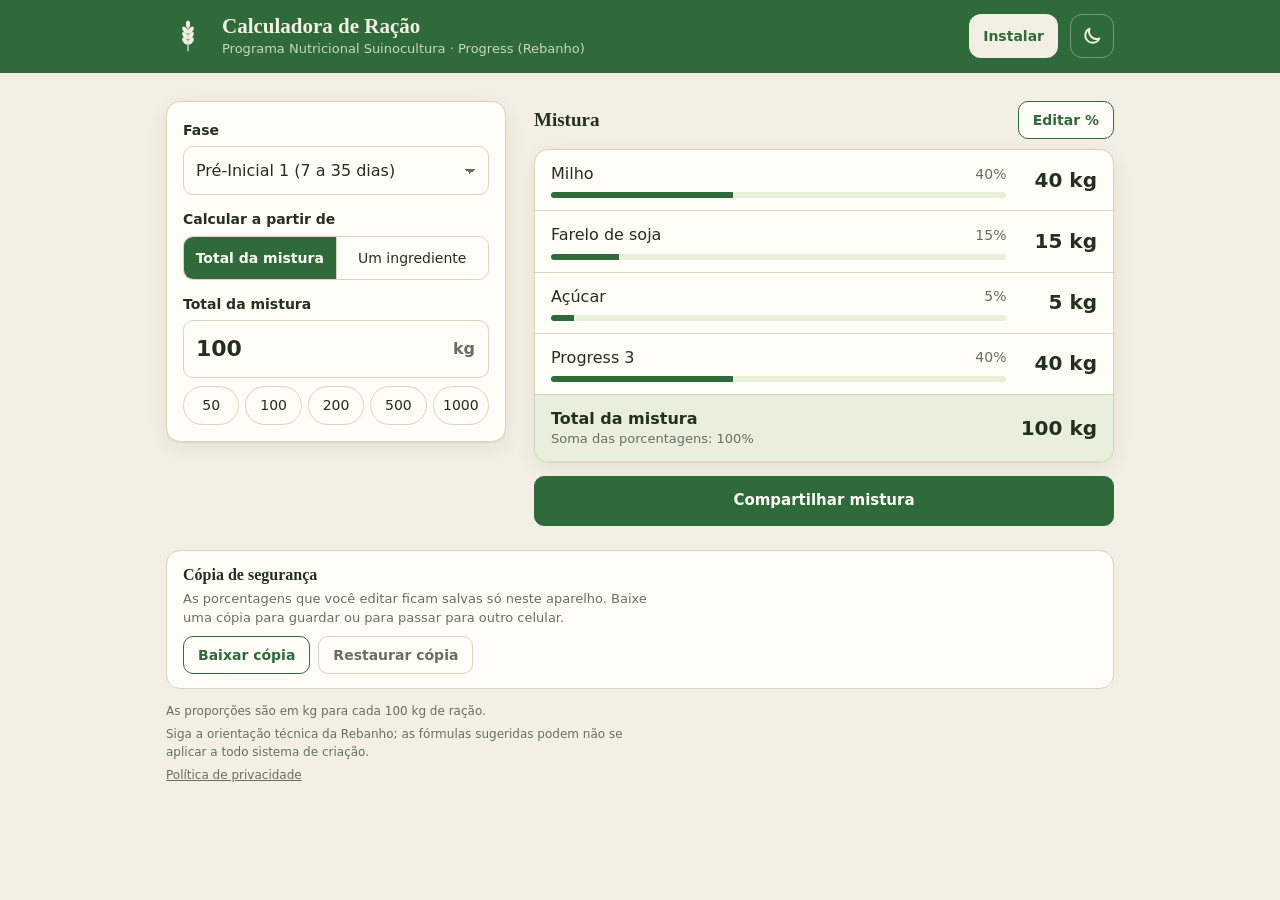
<file: index.html>
<!DOCTYPE html>
<html lang="pt-BR">
<head>
<meta charset="utf-8">
<meta name="viewport" content="width=device-width, initial-scale=1, viewport-fit=cover">
<title>Calculadora de Ração</title>
<meta name="description" content="Calcule a mistura de ração para suínos em cada fase, com as porcentagens do Programa Nutricional Progress (Rebanho) ou com as suas.">
<meta name="theme-color" content="#2f6b3a" media="(prefers-color-scheme: light)">
<meta name="theme-color" content="#1b2218" media="(prefers-color-scheme: dark)">
<link rel="manifest" href="manifest.webmanifest">
<link rel="icon" href="icons/icon.svg" type="image/svg+xml">
<link rel="apple-touch-icon" href="icons/apple-touch-icon.png">
<link rel="stylesheet" href="css/style.css">
<script>
  // Aplica o tema escolhido antes de desenhar a página (evita piscar).
  try { const t = localStorage.getItem('racao-tema'); if (t === 'light' || t === 'dark') document.documentElement.dataset.theme = t; } catch {}
</script>
</head>
<body>
<header class="topo">
  <div class="wrap topo-in">
    <img class="logo" src="icons/icon.svg" alt="" width="44" height="44">
    <div>
      <h1>Calculadora de Ração</h1>
      <p>Programa Nutricional Suinocultura · Progress (Rebanho)</p>
    </div>
    <button type="button" class="instalar" id="instalar" data-app-apk hidden>Instalar</button>
    <button type="button" class="tema" id="tema" aria-label="Mudar para o tema escuro" title="Mudar para o tema escuro">
      <svg class="ic-lua" viewBox="0 0 24 24" aria-hidden="true"><path d="M20 14.5A8 8 0 0 1 9.5 4a8 8 0 1 0 10.5 10.5Z"/></svg>
      <svg class="ic-sol" viewBox="0 0 24 24" aria-hidden="true"><circle cx="12" cy="12" r="4.2"/><path d="M12 2.5v2.2M12 19.3v2.2M2.5 12h2.2M19.3 12h2.2M5.3 5.3l1.6 1.6M17.1 17.1l1.6 1.6M5.3 18.7l1.6-1.6M17.1 6.9l1.6-1.6"/></svg>
    </button>
  </div>
</header>

<main class="wrap grade">
  <section class="cartao entrada" aria-labelledby="t-entrada">
    <h2 id="t-entrada" class="vh">Dados da mistura</h2>

    <label for="fase">Fase</label>
    <select id="fase"></select>

    <span class="rotulo" id="r-modo">Calcular a partir de</span>
    <div class="seg" role="group" aria-labelledby="r-modo">
      <button type="button" id="m0" aria-pressed="true">Total da mistura</button>
      <button type="button" id="m1" aria-pressed="false">Um ingrediente</button>
    </div>

    <div id="wIng" hidden>
      <label for="ing">Ingrediente</label>
      <select id="ing"></select>
    </div>

    <label for="qtd" id="lq">Total da mistura</label>
    <div class="campo-kg">
      <input id="qtd" type="text" inputmode="decimal" autocomplete="off" value="100">
      <span>kg</span>
    </div>
    <div class="atalhos" id="atalhos" role="group" aria-label="Quantidades rápidas">
      <button type="button" data-kg="50">50</button>
      <button type="button" data-kg="100">100</button>
      <button type="button" data-kg="200">200</button>
      <button type="button" data-kg="500">500</button>
      <button type="button" data-kg="1000">1000</button>
    </div>
  </section>

  <section class="resultado" aria-labelledby="t-mistura">
    <div class="cab">
      <h2 id="t-mistura">Mistura <span class="etiqueta" id="tag" hidden>editada</span></h2>
      <div class="botoes">
        <button type="button" class="btn discreto" id="reset" hidden>Restaurar padrão</button>
        <button type="button" class="btn" id="edit" aria-pressed="false">Editar %</button>
      </div>
    </div>

    <div class="cartao lista" aria-live="polite">
      <div id="lista"></div>
      <div class="item total" id="totRow">
        <div><span>Total da mistura</span><small id="soma"></small></div>
        <b id="tot"></b>
      </div>
    </div>
    <p class="aviso" id="aviso" hidden></p>
    <p class="dica" id="dica" hidden>Digite a porcentagem de cada ingrediente. Deixe em branco o que não entra nesta fase. A soma deve dar 100%.</p>

    <button type="button" class="btn cheio largo" id="share">Compartilhar mistura</button>
  </section>
</main>

<footer class="wrap rodape">
  <section class="copia" aria-labelledby="t-copia">
    <h2 id="t-copia">Cópia de segurança</h2>
    <p>As porcentagens que você editar ficam salvas só neste aparelho. Baixe uma cópia para guardar ou para passar para outro celular.</p>
    <div class="botoes">
      <button type="button" class="btn" id="baixar">Baixar cópia</button>
      <button type="button" class="btn discreto" id="restaurar">Restaurar cópia</button>
      <input type="file" id="arquivo" accept=".json,application/json" hidden>
    </div>
  </section>
  <p>As proporções são em kg para cada 100 kg de ração.</p>
  <p>Siga a orientação técnica da Rebanho; as fórmulas sugeridas podem não se aplicar a todo sistema de criação.</p>
  <p><a href="privacidade.html">Política de privacidade</a></p>
</footer>

<div class="toast" id="toast" role="status" hidden></div>

<script src="js/dados.js"></script>
<script src="js/app.js"></script>
<script src="js/app-apk.js" data-repo="calculadora-racao" data-apk="CalculadoraRacao.apk"></script>
</body>
</html>
</file>
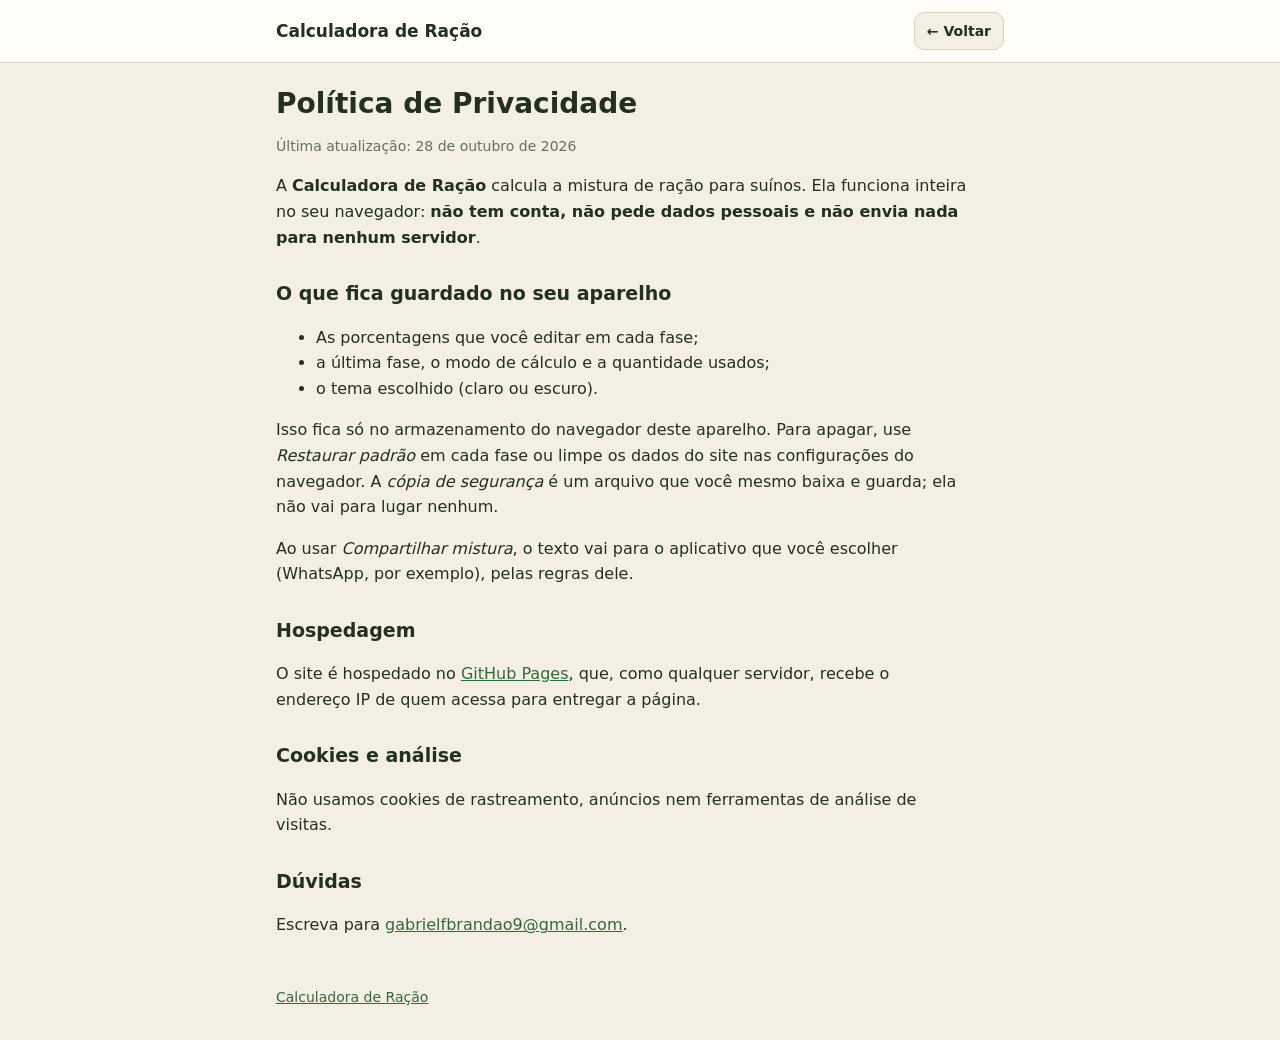
<file: privacidade.html>
<!doctype html>
<html lang="pt-BR">
<head>
<meta charset="utf-8">
<meta name="viewport" content="width=device-width, initial-scale=1">
<title>Política de Privacidade · Calculadora de Ração</title>
<meta name="description" content="Política de privacidade do site Calculadora de Ração.">
<link rel="icon" href="icons/icon.svg" type="image/svg+xml">
<script>
  // Aplica o tema escolhido no site antes de desenhar a página.
  try { var t = localStorage.getItem('racao-tema'); if (t === 'light' || t === 'dark') document.documentElement.dataset.theme = t; } catch (e) {}
</script>
<style>
  :root { --bg:#f3efe4; --surface:#fffdf7; --ink:#23301f; --muted:#667060; --line:#d9d3bf; --accent:#2f6b3a; color-scheme: light; }
  @media (prefers-color-scheme: dark) { :root:not([data-theme="light"]) { --bg:#141912; --surface:#1f261c; --ink:#eef1e6; --muted:#a3ac9a; --line:#3a4535; --accent:#8fcf8a; color-scheme: dark; } }
  :root[data-theme="dark"] { --bg:#141912; --surface:#1f261c; --ink:#eef1e6; --muted:#a3ac9a; --line:#3a4535; --accent:#8fcf8a; color-scheme: dark; }
  * { box-sizing: border-box; }
  body { margin: 0; background: var(--bg); color: var(--ink); font: 16px/1.6 system-ui, -apple-system, "Segoe UI", Roboto, sans-serif; }
  header { background: var(--surface); border-bottom: 1px solid var(--line); }
  header .in, main, footer { max-width: 760px; margin: 0 auto; padding-left: 16px; padding-right: 16px; }
  header .in { display: flex; align-items: center; justify-content: space-between; gap: 12px; padding-top: 12px; padding-bottom: 12px; }
  header strong { font-size: 17px; }
  a { color: var(--accent); }
  .voltar { text-decoration: none; font-weight: 600; font-size: 14px; border: 1px solid var(--line); border-radius: 10px; padding: 7px 12px; color: var(--ink); background: var(--bg); white-space: nowrap; }
  main { padding-top: 24px; padding-bottom: 24px; }
  h1 { font-size: 28px; line-height: 1.2; margin: 0 0 4px; }
  h2 { font-size: 19px; margin: 28px 0 6px; }
  p, li { max-width: 68ch; }
  .muted { color: var(--muted); font-size: 14px; }
  footer { color: var(--muted); font-size: 14px; padding-top: 8px; padding-bottom: 32px; }
</style>
</head>
<body>
<header><div class="in"><strong>Calculadora de Ração</strong><a class="voltar" href="./">← Voltar</a></div></header>
<main>
  <h1>Política de Privacidade</h1>
  <p class="muted">Última atualização: 28 de outubro de 2026</p>
  <p>A <strong>Calculadora de Ração</strong> calcula a mistura de ração para suínos. Ela funciona inteira no seu
    navegador: <strong>não tem conta, não pede dados pessoais e não envia nada para nenhum servidor</strong>.</p>
  <h2>O que fica guardado no seu aparelho</h2>
  <ul>
    <li>As porcentagens que você editar em cada fase;</li>
    <li>a última fase, o modo de cálculo e a quantidade usados;</li>
    <li>o tema escolhido (claro ou escuro).</li>
  </ul>
  <p>Isso fica só no armazenamento do navegador deste aparelho. Para apagar, use <em>Restaurar padrão</em> em cada fase
    ou limpe os dados do site nas configurações do navegador. A <em>cópia de segurança</em> é um arquivo que você mesmo baixa
    e guarda; ela não vai para lugar nenhum.</p>
  <p>Ao usar <em>Compartilhar mistura</em>, o texto vai para o aplicativo que você escolher (WhatsApp, por exemplo),
    pelas regras dele.</p>
  <h2>Hospedagem</h2>
  <p>O site é hospedado no <a href="https://docs.github.com/pt/site-policy/privacy-policies/github-general-privacy-statement" target="_blank" rel="noopener">GitHub Pages</a>,
    que, como qualquer servidor, recebe o endereço IP de quem acessa para entregar a página.</p>
  <h2>Cookies e análise</h2>
  <p>Não usamos cookies de rastreamento, anúncios nem ferramentas de análise de visitas.</p>
  <h2>Dúvidas</h2>
  <p>Escreva para <a href="mailto:gabrielfbrandao9@gmail.com">gabrielfbrandao9@gmail.com</a>.</p>
</main>
<footer><a href="./">Calculadora de Ração</a></footer>
</body>
</html>
</file>
<file: css/style.css>
:root {
  --fundo: #f3efe4;
  --cartao: #fffdf7;
  --tinta: #23301f;
  --suave: #667060;
  --verde: #2f6b3a;
  --verde-tinta: #fffdf7;
  --verde-claro: #e8f0dc;
  --linha: #d9d3bf;
  --alerta: #9a4a0c;
  --alerta-fundo: #fbe9d6;
  --topo: #2f6b3a;
  --topo-tinta: #f3efe4;
  --sombra: 0 1px 2px rgb(35 48 31 / .06), 0 6px 20px rgb(35 48 31 / .07);
  color-scheme: light;
}
@media (prefers-color-scheme: dark) {
  :root:not([data-theme="light"]) {
    --fundo: #141912;
    --cartao: #1f261c;
    --tinta: #eef1e6;
    --suave: #a3ac9a;
    --verde: #8fcf8a;
    --verde-tinta: #142012;
    --verde-claro: #2c3a28;
    --linha: #3a4535;
    --alerta: #f0b27a;
    --alerta-fundo: #3a2a1a;
    --topo: #1b2218;
    --topo-tinta: #eef1e6;
    --sombra: none;
    color-scheme: dark;
  }
}
:root[data-theme="dark"] {
  --fundo: #141912; --cartao: #1f261c; --tinta: #eef1e6; --suave: #a3ac9a; --verde: #8fcf8a;
  --verde-tinta: #142012; --verde-claro: #2c3a28; --linha: #3a4535; --alerta: #f0b27a;
  --alerta-fundo: #3a2a1a; --topo: #1b2218; --topo-tinta: #eef1e6; --sombra: none; color-scheme: dark;
}

* { box-sizing: border-box; }
body {
  margin: 0;
  background: var(--fundo);
  color: var(--tinta);
  font: 16px/1.45 system-ui, -apple-system, "Segoe UI", Roboto, sans-serif;
  -webkit-text-size-adjust: 100%;
}
.wrap { max-width: 980px; margin: 0 auto; padding-left: max(16px, env(safe-area-inset-left)); padding-right: max(16px, env(safe-area-inset-right)); }
.vh { position: absolute; width: 1px; height: 1px; overflow: hidden; clip: rect(0 0 0 0); white-space: nowrap; }

/* topo */
.topo { background: var(--topo); color: var(--topo-tinta); padding-top: env(safe-area-inset-top); }
.topo-in { display: flex; align-items: center; gap: 12px; padding-top: 14px; padding-bottom: 14px; }
.logo { width: 44px; height: 44px; flex: none; border-radius: 11px; }
.topo h1 { font: 700 21px/1.15 Georgia, "Times New Roman", serif; margin: 0; }
.topo p { margin: 2px 0 0; font-size: 13px; opacity: .8; }
.tema {
  margin-left: auto; flex: none; width: 44px; height: 44px; display: grid; place-items: center; cursor: pointer;
  border: 1.5px solid color-mix(in srgb, var(--topo-tinta) 35%, transparent); border-radius: 12px;
  background: transparent; color: var(--topo-tinta);
}
.tema:hover { background: color-mix(in srgb, var(--topo-tinta) 12%, transparent); }
.tema:focus-visible { outline-color: var(--topo-tinta); }
.tema svg { width: 22px; height: 22px; fill: none; stroke: currentColor; stroke-width: 2; stroke-linecap: round; stroke-linejoin: round; }
.tema .ic-sol circle { fill: currentColor; stroke: none; }
.tema .ic-sol, .escuro .tema .ic-lua { display: none; }
.escuro .tema .ic-sol { display: block; }

.instalar {
  margin-left: auto; flex: none; height: 44px; padding: 0 14px; cursor: pointer; font: inherit; font-size: 14px; font-weight: 700;
  border: 0; border-radius: 12px; background: var(--topo-tinta); color: var(--topo);
}
.instalar:not([hidden]) + .tema { margin-left: 0; }

/* grade */
.grade { display: grid; gap: 20px; padding-top: 18px; padding-bottom: 8px; align-items: start; }
@media (min-width: 820px) {
  .grade { grid-template-columns: 340px 1fr; gap: 28px; padding-top: 28px; }
  .entrada { position: sticky; top: 20px; }
}

.cartao { background: var(--cartao); border: 1.5px solid var(--linha); border-radius: 14px; box-shadow: var(--sombra); }
.entrada { padding: 4px 16px 16px; }

label, .rotulo { display: block; font-weight: 600; font-size: 14px; margin: 14px 0 6px; }
select, input {
  width: 100%;
  font: inherit;
  padding: 12px;
  border: 1.5px solid var(--linha);
  border-radius: 10px;
  background: var(--cartao);
  color: var(--tinta);
}
select { appearance: none; padding-right: 36px;
  background-image: linear-gradient(45deg, transparent 50%, var(--suave) 50%), linear-gradient(135deg, var(--suave) 50%, transparent 50%);
  background-position: calc(100% - 18px) 52%, calc(100% - 13px) 52%;
  background-size: 5px 5px; background-repeat: no-repeat; }
select:focus-visible, input:focus-visible, button:focus-visible { outline: 3px solid var(--verde); outline-offset: 1px; }

.seg { display: flex; border: 1.5px solid var(--linha); border-radius: 10px; overflow: hidden; }
.seg button { flex: 1; padding: 11px 8px; border: 0; background: var(--cartao); color: var(--tinta); font: inherit; font-size: 14px; cursor: pointer; }
.seg button + button { border-left: 1.5px solid var(--linha); }
.seg button[aria-pressed="true"] { background: var(--verde); color: var(--verde-tinta); font-weight: 700; }

.campo-kg { position: relative; }
.campo-kg input { padding-right: 44px; font-size: 22px; font-weight: 700; font-variant-numeric: tabular-nums; }
.campo-kg span { position: absolute; right: 14px; top: 50%; transform: translateY(-50%); color: var(--suave); font-weight: 600; }

.atalhos { display: flex; gap: 6px; margin-top: 8px; flex-wrap: wrap; }
.atalhos button {
  flex: 1; min-width: 52px; padding: 8px 4px; font: inherit; font-size: 14px; cursor: pointer;
  border: 1.5px solid var(--linha); border-radius: 999px; background: transparent; color: var(--tinta);
  font-variant-numeric: tabular-nums;
}
.atalhos button:hover { border-color: var(--verde); }
.atalhos[hidden] { display: none; }

/* resultado */
.cab { display: flex; justify-content: space-between; align-items: center; gap: 8px; margin: 0 0 10px; flex-wrap: wrap; }
.cab h2 { font: 700 19px/1.2 Georgia, "Times New Roman", serif; margin: 0; }
.botoes { display: flex; gap: 8px; }
.btn {
  font: inherit; font-size: 14px; font-weight: 600; padding: 8px 14px; border-radius: 10px; cursor: pointer;
  border: 1.5px solid var(--verde); background: var(--cartao); color: var(--verde);
}
.btn[aria-pressed="true"], .btn.cheio { background: var(--verde); color: var(--verde-tinta); }
.btn.discreto { border-color: var(--linha); color: var(--suave); }
.btn.largo { display: block; width: 100%; margin-top: 14px; padding: 13px; font-size: 15px; }
.btn:disabled { opacity: .5; cursor: default; }

.lista { overflow: hidden; }
.item { display: flex; justify-content: space-between; align-items: center; gap: 14px; padding: 12px 16px; border-bottom: 1px solid var(--linha); }
.item .nome { flex: 1; min-width: 0; }
.item b { font-size: 20px; font-variant-numeric: tabular-nums; white-space: nowrap; min-width: 5.5ch; text-align: right; }
.item.zero { opacity: .55; }
.item.base { background: color-mix(in srgb, var(--verde-claro) 55%, transparent); }
.linha { display: flex; align-items: center; justify-content: space-between; gap: 8px; }
.pct { display: inline-flex; align-items: center; gap: 4px; color: var(--suave); font-size: 14px; font-variant-numeric: tabular-nums; white-space: nowrap; }
.pct input { width: 5.4em; padding: 6px 8px; text-align: right; border-radius: 8px; font-size: 15px; font-variant-numeric: tabular-nums; }
.barra { height: 6px; background: var(--verde-claro); border-radius: 3px; margin-top: 7px; overflow: hidden; }
.barra i { display: block; height: 100%; width: 0; background: var(--verde); transition: width .2s; }

.total { background: var(--verde-claro); font-weight: 700; border-bottom: 0; }
.total small { display: block; font-weight: 400; font-size: 13px; color: var(--suave); }
.total.ruim small { color: var(--alerta); font-weight: 700; }

.etiqueta { font: 600 11px/1 system-ui, sans-serif; color: var(--alerta); background: var(--alerta-fundo); padding: 4px 7px; border-radius: 6px; margin-left: 6px; vertical-align: middle; }
.aviso { background: var(--alerta-fundo); color: var(--alerta); border-radius: 10px; padding: 10px 12px; font-size: 14px; margin: 10px 0 0; }
.dica { color: var(--suave); font-size: 13px; margin: 10px 0 0; }

.rodape { color: var(--suave); font-size: 12px; padding-top: 10px; padding-bottom: max(24px, env(safe-area-inset-bottom)); }
.rodape p { margin: 6px 0; max-width: 60ch; }
.rodape a { color: inherit; }
.copia { background: var(--cartao); border: 1.5px solid var(--linha); border-radius: 14px; padding: 14px 16px; margin: 6px 0 14px; color: var(--tinta); }
.copia h2 { font: 700 16px/1.2 Georgia, "Times New Roman", serif; margin: 0; }
.copia p { color: var(--suave); font-size: 13px; }
.copia .botoes { flex-wrap: wrap; margin-top: 8px; }

.toast {
  position: fixed; left: 50%; bottom: max(20px, env(safe-area-inset-bottom)); transform: translateX(-50%);
  background: var(--tinta); color: var(--fundo); padding: 10px 16px; border-radius: 10px; font-size: 14px;
  max-width: calc(100% - 32px); box-shadow: 0 6px 20px rgb(0 0 0 / .2);
}
[hidden] { display: none !important; }
</file>
